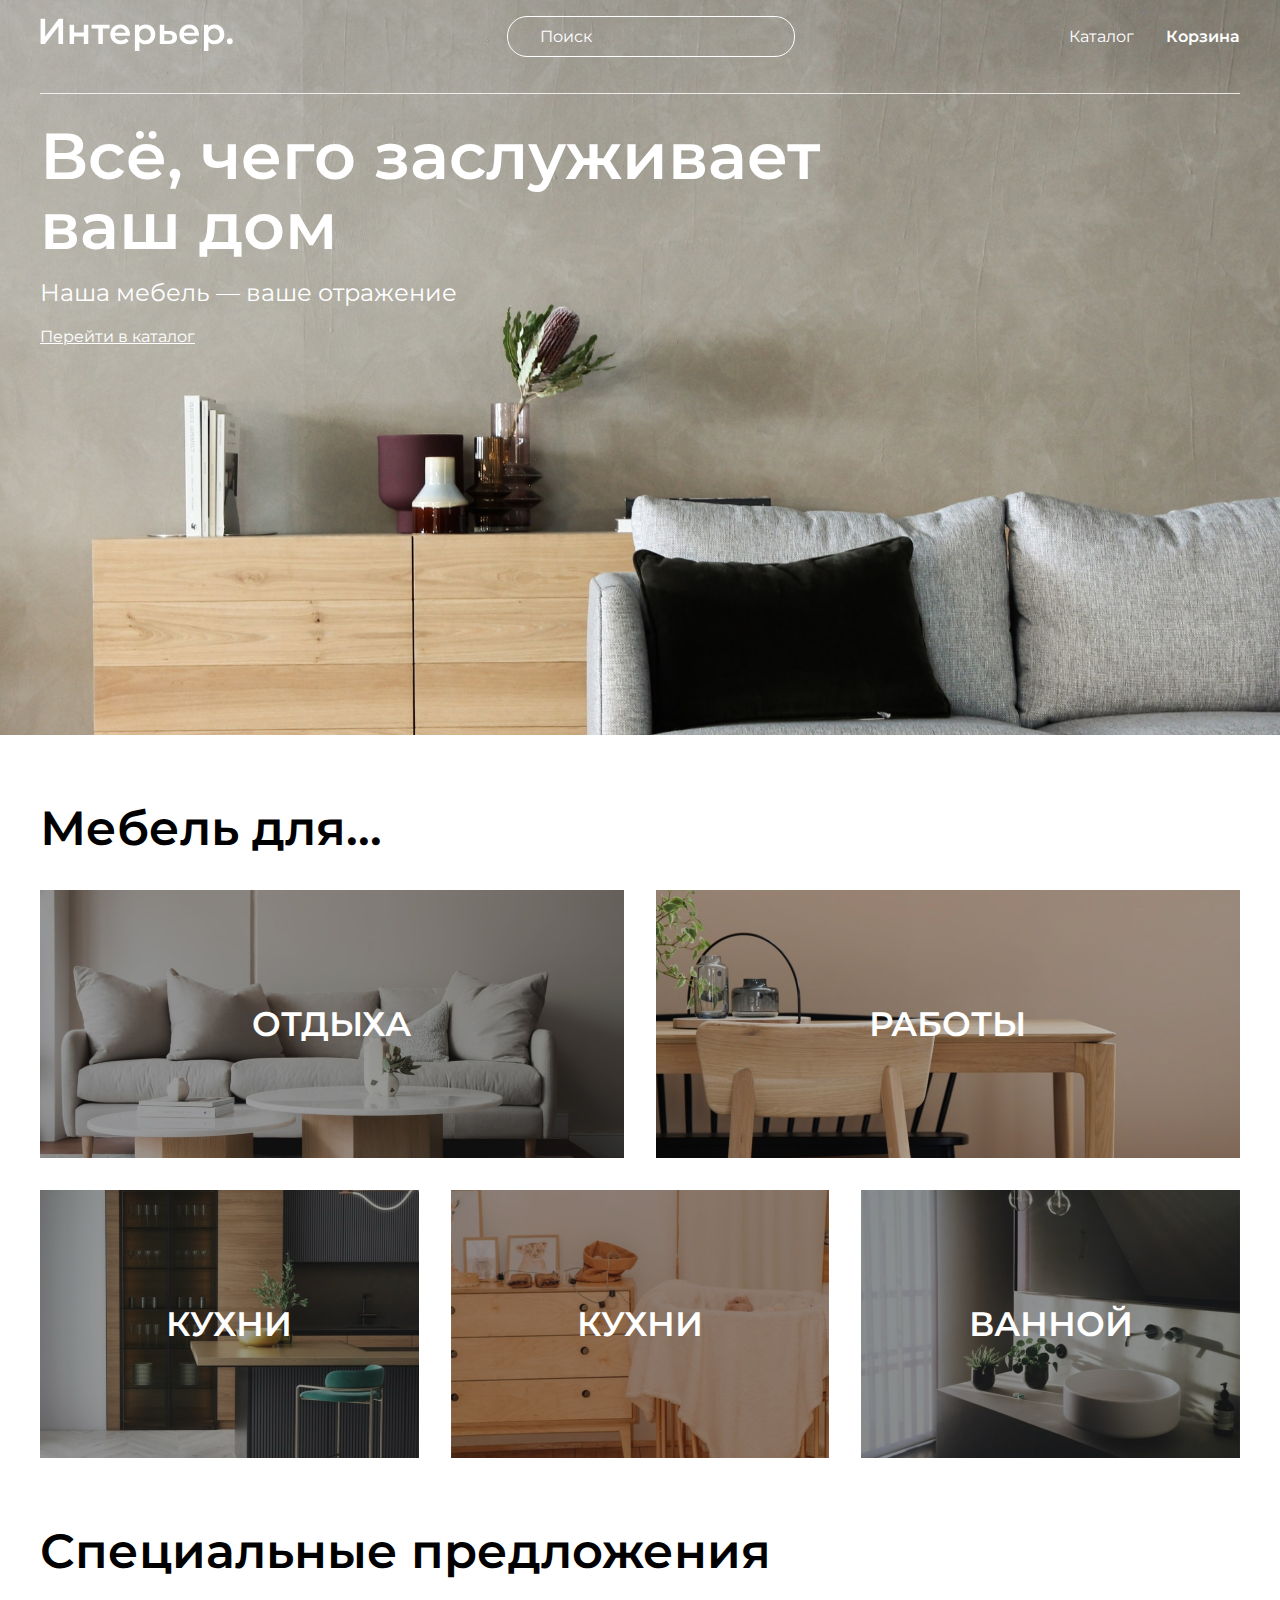
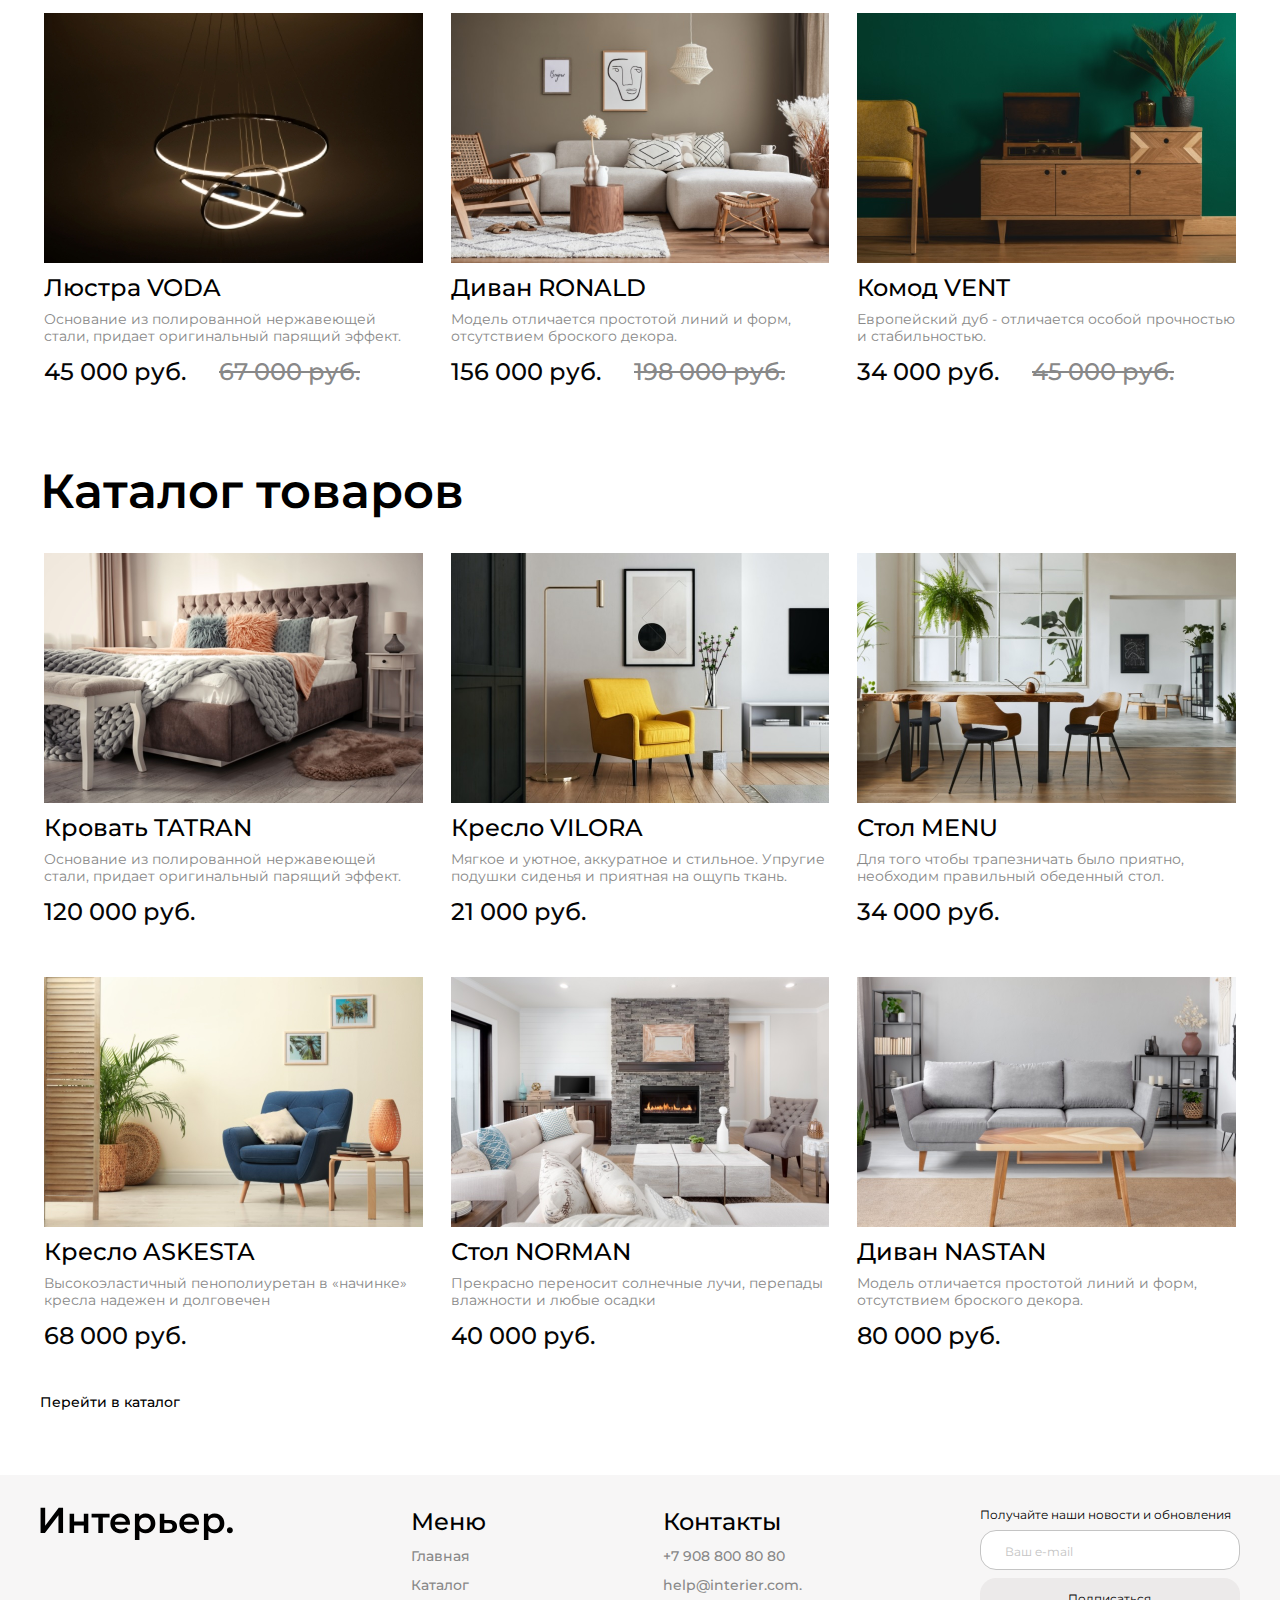
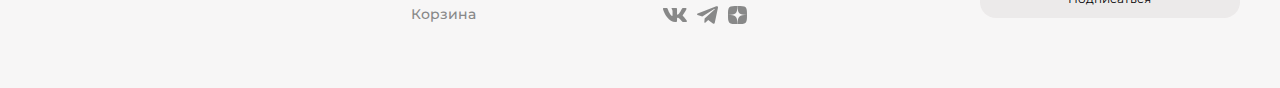
<file: index.html>
<!DOCTYPE html>
<html lang="ru">

<head>
    <link rel="stylesheet" href="style.css">
    <meta charset="UTF-8">
    <meta name="viewport" content="width=device-width, initial-scale=1.0">
    <title>shop</title>
    <link rel="preconnect" href="https://fonts.googleapis.com">
    <link rel="preconnect" href="https://fonts.gstatic.com" crossorigin>
    <link href="https://fonts.googleapis.com/css2?family=Montserrat:wght@400;500;600&display=swap" rel="stylesheet">
</head>

<body class="body">
    <div class="top center">
                
        <header class="header">
            
            <a class="logo" href="index.html"> <img class="logo__img" src="IMG/SVG/logo.svg" alt="logo"></a>
            <input placeholder="Поиск" class="header__input" type="text">
            <div class="menu-mobile">
                <a href="index.html"><svg width="15.366211" height="15.360107" viewBox="0 0 15.3662 15.3601" fill="none"
                        xmlns="http://www.w3.org/2000/svg" xmlns:xlink="http://www.w3.org/1999/xlink">
                        <desc>
                            Created with Pixso.
                        </desc>
                        <defs />
                        <path id="Vector"
                            d="M11.53 10.41C12.52 9.14 12.99 7.54 12.84 5.93C12.68 4.33 11.93 2.84 10.72 1.78C9.51 0.71 7.94 0.15 6.33 0.2C4.72 0.25 3.19 0.91 2.05 2.05C0.91 3.19 0.25 4.72 0.2 6.33C0.15 7.94 0.71 9.51 1.78 10.72C2.85 11.93 4.33 12.68 5.94 12.83C7.54 12.99 9.14 12.52 10.42 11.53L10.45 11.56L13.81 14.92C13.88 15 13.97 15.05 14.07 15.09C14.16 15.13 14.27 15.16 14.37 15.16C14.47 15.16 14.58 15.13 14.67 15.09C14.77 15.05 14.86 15 14.93 14.92C15 14.85 15.06 14.76 15.1 14.67C15.14 14.57 15.16 14.47 15.16 14.36C15.16 14.26 15.14 14.16 15.1 14.06C15.06 13.96 15 13.88 14.93 13.8L11.57 10.44C11.56 10.43 11.55 10.42 11.53 10.41ZM9.89 3.17C10.34 3.61 10.69 4.13 10.94 4.71C11.18 5.29 11.31 5.91 11.31 6.53C11.31 7.16 11.19 7.78 10.95 8.36C10.71 8.94 10.36 9.47 9.92 9.91C9.47 10.36 8.95 10.71 8.37 10.95C7.79 11.18 7.17 11.31 6.54 11.3C5.91 11.3 5.29 11.17 4.72 10.93C4.14 10.69 3.61 10.33 3.17 9.88C2.29 8.99 1.8 7.79 1.81 6.53C1.81 5.28 2.31 4.08 3.2 3.19C4.09 2.31 5.29 1.81 6.54 1.8C7.79 1.8 9 2.29 9.89 3.17Z"
                            fill="#FFFFFF" fill-opacity="1.000000" fill-rule="evenodd" />
                        <path id="Vector"
                            d="M13.04 7.14Q13.09 6.54 13.03 5.92Q12.98 5.3 12.81 4.71Q12.63 4.12 12.35 3.56Q12.07 3.01 11.69 2.53Q11.32 2.04 10.85 1.63Q10.38 1.22 9.86 0.91Q9.33 0.59 8.75 0.38Q8.16 0.17 7.55 0.07Q6.95 -0.02 6.33 0Q5.7 0.02 5.11 0.15Q4.51 0.28 3.94 0.53Q3.37 0.78 2.86 1.12Q2.35 1.47 1.91 1.91Q1.47 2.35 1.13 2.85Q0.78 3.36 0.53 3.93Q0.29 4.5 0.15 5.1Q0.02 5.7 0 6.32Q-0.02 6.95 0.07 7.55Q0.17 8.16 0.38 8.74Q0.59 9.33 0.9 9.86Q1.22 10.38 1.63 10.85Q2.04 11.32 2.53 11.69Q3.01 12.07 3.57 12.35Q4.12 12.63 4.71 12.81Q5.3 12.98 5.92 13.03Q6.54 13.09 7.15 13.03Q7.76 12.98 8.36 12.8Q8.96 12.63 9.5 12.35Q9.97 12.11 10.4 11.79L13.67 15.06Q13.74 15.13 13.82 15.19Q13.9 15.24 13.99 15.28Q14.08 15.32 14.18 15.34Q14.27 15.36 14.37 15.36Q14.47 15.36 14.56 15.34Q14.66 15.32 14.75 15.28Q14.84 15.24 14.92 15.19Q15 15.13 15.07 15.06Q15.14 14.99 15.19 14.91Q15.25 14.83 15.29 14.74Q15.32 14.65 15.34 14.56Q15.36 14.46 15.36 14.36Q15.36 14.26 15.34 14.17Q15.32 14.07 15.29 13.98Q15.25 13.89 15.19 13.81Q15.14 13.73 15.07 13.66L11.8 10.39Q12.11 9.96 12.35 9.5Q12.63 8.95 12.8 8.35Q12.98 7.75 13.04 7.14ZM11.53 10.41C12.52 9.14 12.99 7.54 12.84 5.93C12.68 4.33 11.93 2.84 10.72 1.78C9.51 0.71 7.94 0.15 6.33 0.2C4.72 0.25 3.19 0.91 2.05 2.05C0.91 3.19 0.25 4.72 0.2 6.33C0.15 7.94 0.71 9.51 1.78 10.72C2.85 11.93 4.33 12.68 5.94 12.83C7.54 12.99 9.14 12.52 10.42 11.53L10.45 11.56L13.81 14.92C13.88 15 13.97 15.05 14.07 15.09C14.16 15.13 14.27 15.16 14.37 15.16C14.47 15.16 14.58 15.13 14.67 15.09C14.77 15.05 14.86 15 14.93 14.92C15 14.85 15.06 14.76 15.1 14.67C15.14 14.57 15.16 14.47 15.16 14.36C15.16 14.26 15.14 14.16 15.1 14.06C15.06 13.96 15 13.88 14.93 13.8L11.57 10.44C11.56 10.43 11.55 10.42 11.53 10.41ZM9.89 3.17C10.34 3.61 10.69 4.13 10.94 4.71C11.18 5.29 11.31 5.91 11.31 6.53C11.31 7.16 11.19 7.78 10.95 8.36C10.71 8.94 10.36 9.47 9.92 9.91C9.47 10.36 8.95 10.71 8.37 10.95C7.79 11.18 7.17 11.31 6.54 11.3C5.91 11.3 5.29 11.17 4.72 10.93C4.14 10.69 3.61 10.33 3.17 9.88C2.29 8.99 1.8 7.79 1.81 6.53C1.81 5.28 2.31 4.08 3.2 3.19C4.09 2.31 5.29 1.81 6.54 1.8C7.79 1.8 9 2.29 9.89 3.17ZM10.33 4Q10.58 4.37 10.75 4.79Q10.93 5.21 11.02 5.64Q11.11 6.08 11.11 6.54Q11.11 6.99 11.03 7.43Q10.94 7.87 10.77 8.29Q10.59 8.71 10.35 9.08Q10.1 9.45 9.78 9.77Q9.46 10.09 9.08 10.34Q8.71 10.59 8.29 10.76Q7.87 10.93 7.43 11.02Q7 11.11 6.54 11.1Q6.09 11.1 5.65 11.01Q5.21 10.92 4.79 10.75Q4.37 10.57 4 10.32Q3.64 10.07 3.32 9.74Q3 9.42 2.76 9.05Q2.52 8.69 2.35 8.27Q2.18 7.85 2.09 7.42Q2.01 6.99 2.01 6.54Q2.01 6.08 2.1 5.65Q2.19 5.22 2.36 4.8Q2.53 4.39 2.78 4.02Q3.02 3.65 3.34 3.34Q3.66 3.02 4.03 2.77Q4.39 2.53 4.81 2.35Q5.23 2.18 5.66 2.09Q6.09 2.01 6.54 2Q6.99 2 7.42 2.09Q7.86 2.17 8.28 2.34Q8.69 2.51 9.06 2.75Q9.43 2.99 9.75 3.31Q10.07 3.63 10.33 4Z"
                            fill="#FFFFFF" fill-opacity="1.000000" fill-rule="evenodd" />
                    </svg>
                </a>
                <a href="catalog.html"><svg width="19.199463" height="19.199951" viewBox="0 0 19.1995 19.2" fill="none"
                        xmlns="http://www.w3.org/2000/svg" xmlns:xlink="http://www.w3.org/1999/xlink">
                        <desc>
                            Created with Pixso.
                        </desc>
                        <defs />
                        <rect id="Rectangle 46" width="4.571429" height="4.571429" fill="#FFFFFF"
                            fill-opacity="1.000000" />
                        <rect id="Rectangle 41" y="7.314209" width="4.571429" height="4.571429" fill="#FFFFFF"
                            fill-opacity="1.000000" />
                        <rect id="Rectangle 47" y="14.628540" width="4.571429" height="4.571428" fill="#FFFFFF"
                            fill-opacity="1.000000" />
                        <rect id="Rectangle 48" x="7.313477" y="7.314209" width="4.571429" height="4.571429"
                            fill="#FFFFFF" fill-opacity="1.000000" />
                        <rect id="Rectangle 45" x="7.313477" y="14.628540" width="4.571429" height="4.571428"
                            fill="#FFFFFF" fill-opacity="1.000000" />
                        <rect id="Rectangle 49" x="7.313477" width="4.571429" height="4.571429" fill="#FFFFFF"
                            fill-opacity="1.000000" />
                        <rect id="Rectangle 42" x="14.627930" y="7.314209" width="4.571428" height="4.571429"
                            fill="#FFFFFF" fill-opacity="1.000000" />
                        <rect id="Rectangle 44" x="14.627930" y="14.628540" width="4.571428" height="4.571428"
                            fill="#FFFFFF" fill-opacity="1.000000" />
                        <rect id="Rectangle 43" x="14.627930" width="4.571428" height="4.571429" fill="#FFFFFF"
                            fill-opacity="1.000000" />
                    </svg>
                </a>
                <a href="basket.html"><svg width="25.000000" height="25.000000" viewBox="0 0 25 25" fill="none"
                        xmlns="http://www.w3.org/2000/svg" xmlns:xlink="http://www.w3.org/1999/xlink">
                        <desc>
                            Created with Pixso.
                        </desc>
                        <defs>
                            <clipPath id="clip310_618">
                                <rect id="jam:shopping-cart" rx="0.000000" width="24.000000" height="24.000000"
                                    transform="matrix(-1 0 0 1 25.5 0.5)" fill="white" fill-opacity="0" />
                            </clipPath>
                        </defs>
                        <rect id="jam:shopping-cart" rx="0.000000" width="24.000000" height="24.000000"
                            transform="matrix(-1 0 0 1 25.5 0.5)" fill="#FFFFFF" fill-opacity="0" />
                        <g clip-path="url(#clip310_618)">
                            <path id="Vector"
                                d="M14.58 20.83C15.13 20.83 15.66 20.61 16.05 20.22C16.44 19.83 16.66 19.3 16.66 18.75C16.66 18.19 16.44 17.66 16.05 17.27C15.66 16.88 15.13 16.66 14.58 16.66C14.03 16.66 13.5 16.88 13.11 17.27C12.71 17.66 12.5 18.19 12.5 18.75C12.5 19.3 12.71 19.83 13.11 20.22C13.5 20.61 14.03 20.83 14.58 20.83ZM7.29 20.83C7.84 20.83 8.37 20.61 8.76 20.22C9.15 19.83 9.37 19.3 9.37 18.75C9.37 18.19 9.15 17.66 8.76 17.27C8.37 16.88 7.84 16.66 7.29 16.66C6.73 16.66 6.2 16.88 5.81 17.27C5.42 17.66 5.2 18.19 5.2 18.75C5.2 19.3 5.42 19.83 5.81 20.22C6.2 20.61 6.73 20.83 7.29 20.83ZM20.87 6.16C21.13 6.16 21.37 6.05 21.56 5.86C21.74 5.67 21.84 5.42 21.84 5.16C21.84 4.9 21.74 4.65 21.56 4.47C21.37 4.28 21.13 4.17 20.87 4.16L19.67 4.16C18.73 4.16 17.92 4.81 17.71 5.73L16.41 11.61C16.2 12.52 15.39 13.18 14.45 13.18L6.63 13.18L5.12 7.17L14.86 7.17C15.12 7.15 15.36 7.04 15.54 6.86C15.72 6.67 15.82 6.42 15.82 6.16C15.82 5.91 15.72 5.66 15.54 5.47C15.36 5.29 15.12 5.18 14.86 5.16L5.12 5.16C4.82 5.16 4.52 5.23 4.25 5.37C3.97 5.5 3.73 5.69 3.54 5.93C3.36 6.17 3.23 6.45 3.16 6.75C3.1 7.05 3.11 7.36 3.18 7.65L4.68 13.66C4.79 14.1 5.04 14.48 5.39 14.76C5.75 15.03 6.18 15.18 6.63 15.18L14.45 15.18C15.36 15.18 16.25 14.87 16.96 14.3C17.67 13.73 18.17 12.93 18.36 12.04L19.67 6.16L20.87 6.16Z"
                                fill="#FFFFFF" fill-opacity="1.000000" fill-rule="nonzero" />
                        </g>
                    </svg>
                </a>
            </div>
            <nav class="header__menu">
                <a class="header-link hover__link" href="catalog.html">Каталог</a>
        
                <details close class="basket__modal__dt">
                    <summary><p class="basket__modal__title hover__link">Корзина</p></summary>
                    <div class="basket__modal__wrapper">
                      <div class="basket__modal__content">
                    <div class="basket-card_top">
                        <div class="basket-card_flex">
                            <img class="basket-card-img basket__modal__img" src="IMG/basket/CARDSsmall/basket-card2.jpeg" alt="card1">
                            <article class="basket__card__content">
                                <div class="basketcard__text">
                                    <h2 class="basket-item__title">Стол MENU</h2>
                                    <p class="basket-item__price">34 000 руб.</p>
                                </div>
                                <div class="basket-item-link basket__modal-link">
                                    <a class="basket-item-link_style" href="#">Избранные</a>
                                    <a class="basket-item-link_style" href="#">Удалить</a>
                                </div>
                            </article>
                        </div>
                        <input class="basket-input_qantity-product" type="number" value="1" min="1">
                    </div>
                    <div class="basket-card_bottom">
                        <div class="basket-card_flex">
                            <img class="basket-card-img basket__modal__img" src="IMG/basket/CARDSsmall/basket-card2.jpeg" alt="card1">
                            <article class="basket__card__content">
                                <div class="basketcard__text">
                                    <h2 class="basket-item__title">Диван NASTAN</h2>
                                    <p class="basket-item__price">80 000 руб.</p>
                                </div>
                                <div class="basket-item-link basket__modal-link ">
                                    <a class="basket-item-link_style" href="#">Избранные</a>
                                    <a class="basket-item-link_style" href="#">Удалить</a>
                                </div>
                            </article>
                        </div>
                        <input class="basket-input_qantity-product" type="number" value="1" min="1">
                    
                    </div>
                    <div class="basket-form-group__btn_bottom basket__modal__btn-group center">
                      <p class="basket__modal-price">Итого: 114 000 руб.</p>
                        <form  action="basket.html">
                            <button class="basket-form-group__btn_left btn__animation basket__modal__btn"> Оформить заказ</button>
                        </form>
                    </div>
                    </div>
                    </div>
                  </details>
            </nav>
            <section class="top__content center">
                <h1 class="top__content__title">Всё, чего заслуживает ваш дом</h1>
                <p class="top__content__text">Наша мебель — ваше отражение</p>
                <a class="top__content__link" href="catalog.html">Перейти в каталог</a>
            </section>
        </div>
        </header>
    <section class="for__box center">
        <h2 class="for__title">Мебель для... </h2>
        <div class="for">
            <div class="for__item for__item1 for__item_big">
                <h3 class="for__subtitle">ОТДЫХА</h3>
            </div>
            <div class="for__item for__item2 for__item_big">
                <h3 class="for__subtitle">РАБОТЫ</h3>
            </div>
            <div class="for__item for__item3">
                <h3 class="for__subtitle">КУХНИ</h3>
            </div>
            <div class="for__item for__item4">
                <h3 class="for__subtitle">КУХНИ</h3>
            </div>
            <div class="for__item for__item5">
                <h3 class="for__subtitle">ВАННОЙ</h3>
            </div>
        </div>
    </section>
    <section class="product__special center">
        <h2 class="special__title">Специальные предложения</h2>
        <div class="product ">
            <article class="product-card">
                <img class="product-card__img" src="IMG/IMG-Special/special1.jpeg" alt="Люстра VODA">
                <h3 class="product-card__title">Люстра VODA</h3>
                <p class="product-card__description">Основание из полированной нержавеющей стали, придает оригинальный
                    парящий эффект.</p>
                <div class="product-card__price_position">
                    <p class="product-card__price">45 000 руб.</p>
                    <p class=" product-card__discount">67 000 руб.</p>
                </div>
            </article>
            <article class="product-card product-card__size">
                <img class="product-card__img" src="IMG/IMG-Special/special2.jpg" alt="Диван RONALD">
                <h3 class="product-card__title">Диван RONALD</h3>
                <p class="product-card__description">Модель отличается простотой линий и форм, отсутствием броского
                    декора.
                </p>
                <div class="product-card__price_position">
                    <p class="product-card__price">156 000 руб.</p>
                    <p class="product-card__discount">198 000 руб.</p>
                </div>
            </article>
            <article class="product-card">
                <img class="product-card__img" src="IMG/IMG-Special/special3.jpg" alt="Комод VENT">
                <h3 class="product-card__title">Комод VENT</h3>
                <p class="product-card__description">Европейский дуб - отличается особой прочностью и стабильностью.</p>
                <div class="product-card__price_position">
                    <p class="product-card__price">34 000 руб.</p>
                    <p class="product-card__discount">45 000 руб.</p>
                </div>
            </article>
        </div>
    </section>
    <section class="catalog center">
        <h2 class="catalog__title">Каталог товаров</h2>
        <div class="product ">
            <article class="product-card">
                <img class="product-card__img" src="IMG/IMG-Product/product1.jpg" alt="Кровать TATRAN">
                <h3 class="product-card__title">Кровать TATRAN</h3>
                <p class="product-card__description">Основание из полированной нержавеющей стали, придает оригинальный
                    парящий эффект.</p>
                <p class="product-card__price">120 000 руб.</p>
            </article>
            <article class="product-card product-card__size">
                <img class="product-card__img" src="IMG/IMG-Product/product2.jpg" alt="Кресло VILORA">
                <h3 class="product-card__title">Кресло VILORA</h3>
                <p class="product-card__description">Мягкое и уютное, аккуратное и стильное. Упругие подушки сиденья и
                    приятная на ощупь ткань. </p>
                <p class="product-card__price">21 000 руб.</p>
            </article>
            <article class="product-card">
                <img class="product-card__img" src="IMG/IMG-Product/product3.jpg" alt="Стол MENU">
                <h3 class="product-card__title">Стол MENU</h3>
                <p class="product-card__description">Для того чтобы трапезничать было приятно, необходим правильный
                    обеденный стол. </p>
                <p class="product-card__price">34 000 руб.</p>
            </article>
            <article class="product-card">
                <img class="product-card__img" src="IMG/IMG-Product/product4.jpg" alt="Кресло ASKESTA">
                <h3 class="product-card__title">Кресло ASKESTA</h3>
                <p class="product-card__description">Высокоэластичный пенополиуретан в «начинке» кресла надежен и
                    долговечен
                </p>
                <p class="product-card__price">68 000 руб.</p>
            </article>
            <article class="product-card product-card__size">
                <img class="product-card__img" src="IMG/IMG-Product/product5.jpg" alt="Стол NORMAN">
                <h3 class="product-card__title">Стол NORMAN</h3>
                <p class="product-card__description">Прекрасно переносит солнечные лучи, перепады влажности и любые
                    осадки
                </p>
                <p class="product-card__price">40 000 руб.</p>
            </article>
            <article class="product-card">
                <img class="product-card__img" src="IMG/IMG-Product/product6.jpg" alt="Диван NASTAN">
                <h3 class="product-card__title">Диван NASTAN</h3>
                <p class="product-card__description">Модель отличается простотой линий и форм, отсутствием броского
                    декора.
                </p>
                <p class="product-card__price">80 000 руб.</p>
            </article>
        </div>
    </section>
    <div class="center link bottom__link hover__link ">
        <a class="link__color" href="catalog.html">Перейти в каталог</a>
    </div>
    <footer class="footer center">
        <img class="footer__logo" src="IMG/SVG/footer__logo.svg" alt="logo">
        <div class="footer__navbar">
            <h4 class="footer__title">Меню</h4>
            <nav>
                <ul class="footer__menu">
                    <li><a class="footer__link hover__link" href="index.html">Главная</a></li>
                    <li><a class="footer__link hover__link" href="catalog.html">Каталог</a></li>
                    <li><a class="footer__link hover__link" href="basket.html">Корзина</a></li>
                </ul>
            </nav>
        </div>
        <section class="footer__contact-bar">
            <h4 class="footer__title">Контакты</h4>
            <a class="footer__link hover__link" href="+79088008080">+7 908 800 80 80</a>
            <a class="footer__link hover__link" href="help@interier.com">help@interier.com.</a>

            <div class="footer__ikons">
                <img class="footer__ikons-animation-vk" src="IMG/SVG/vk.svg" alt="Vk">
                <img class="footer__ikons-animation-telegram" src="IMG/SVG/telegram.svg" alt="telegram">
                <img class="footer__ikons-animation-dzen" src="IMG/SVG/dzen.svg" alt="dzen">
            </div>
        </section>

        <form class="footer__form_position" action="https://sky.pro" target="top">
            <aside class="footer__action">Получайте наши новости и обновления</aside>
            <input class="footer__form" placeholder="Ваш e-mail" type="email">
            <button class="footer__form-btn btn__animation">Подписаться</button>
        </form>
    </footer>
</body>
</html>
</file>
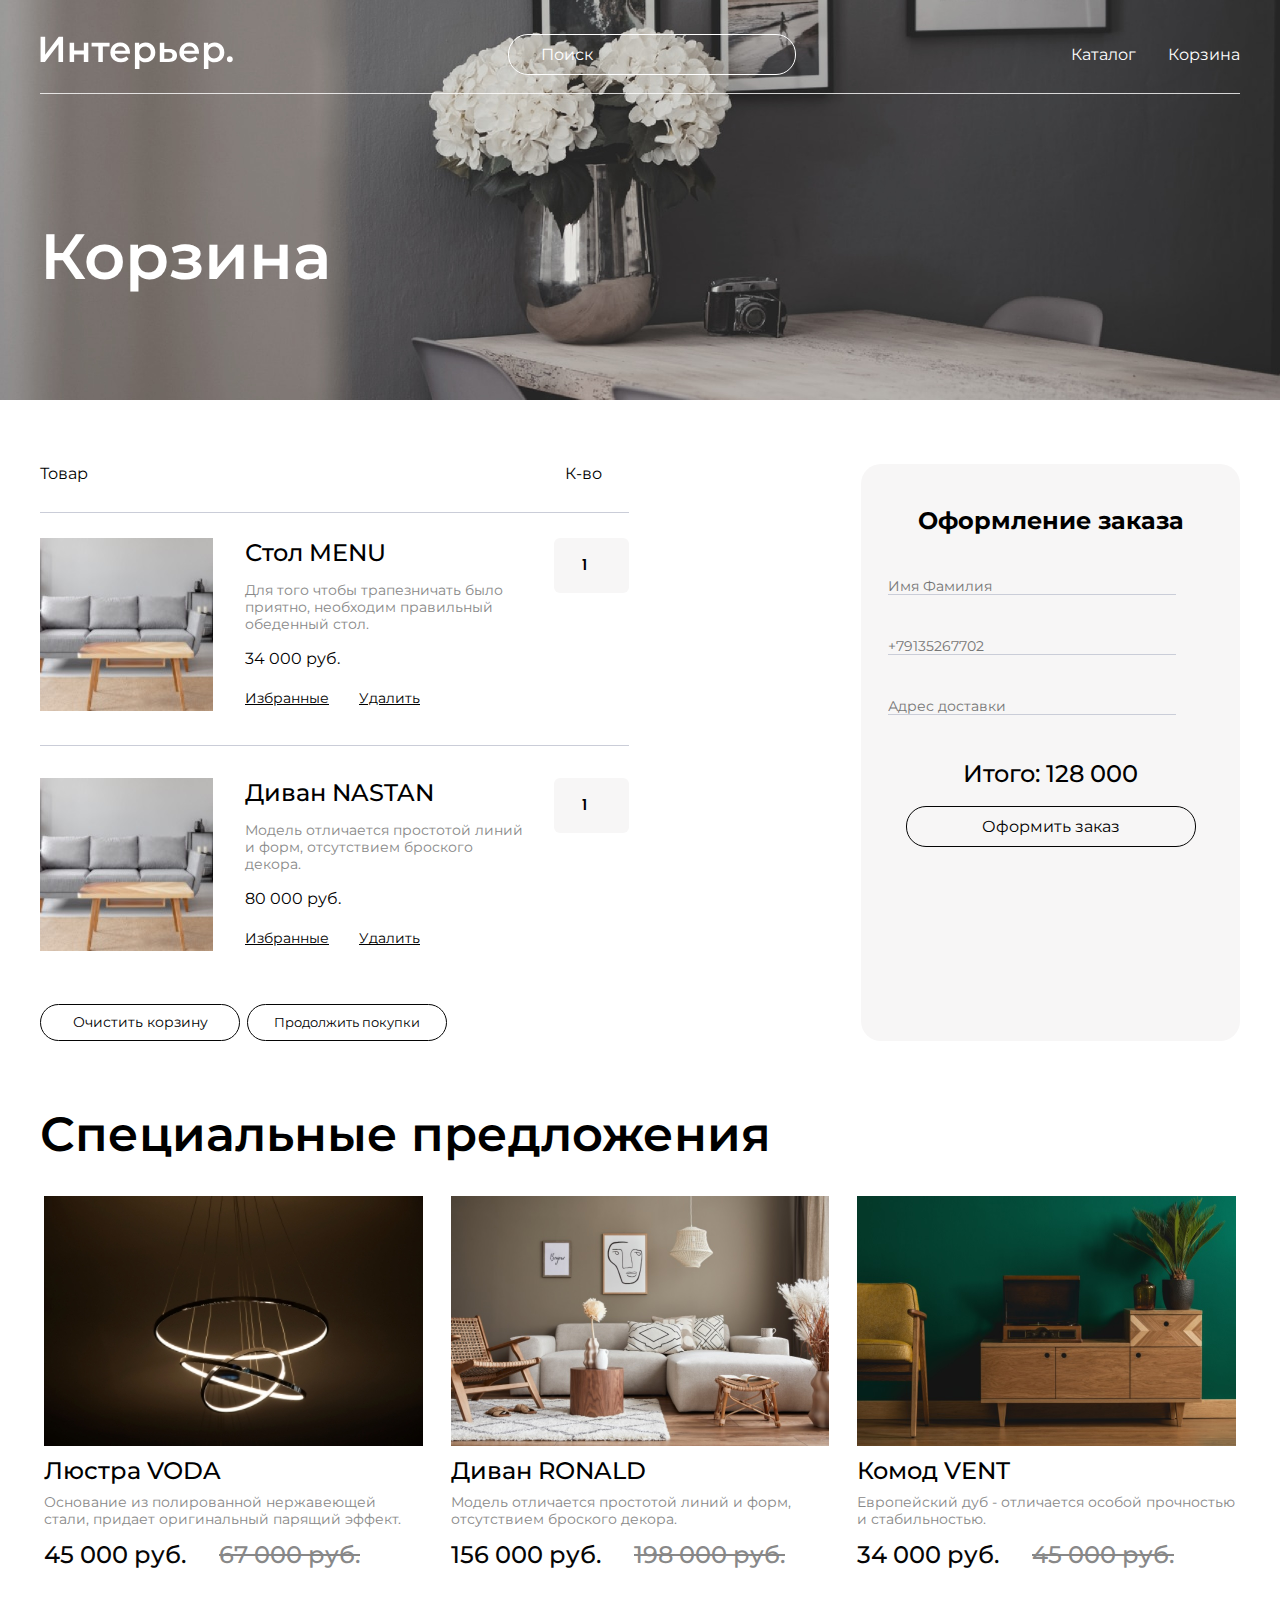
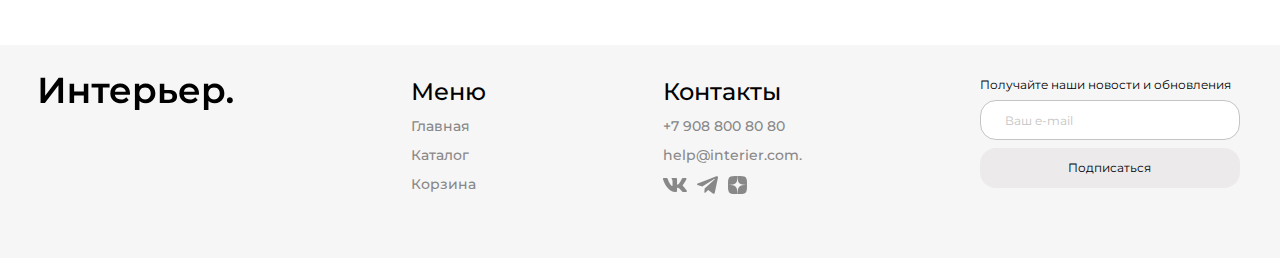
<file: basket.html>
<!DOCTYPE html>
<html lang="ru">

<head>
    <link rel="stylesheet" href="style.css">
    <meta charset="UTF-8">
    <meta name="viewport" content="width=device-width, initial-scale=1.0">
    <title>Корзина</title>
    <link rel="preconnect" href="https://fonts.googleapis.com">
    <link rel="preconnect" href="https://fonts.gstatic.com" crossorigin>
    <link href="https://fonts.googleapis.com/css2?family=Montserrat:wght@400;500;600&display=swap" rel="stylesheet">
    <link rel="preconnect" href="https://fonts.googleapis.com">
    <link rel="preconnect" href="https://fonts.gstatic.com" crossorigin>
    <link
        href="https://fonts.googleapis.com/css2?family=Montserrat:wght@100..900&family=Poppins:ital,wght@0,100;0,200;0,300;0,400;0,500;0,600;0,700;0,800;0,900;1,100;1,200;1,300;1,400;1,500;1,600;1,700;1,800;1,900&display=swap"
        rel="stylesheet">
</head>

<body class="body">
    <div class=" basket__top_bg center">
        <header class="header">
            <a class="logo" href="index.html"> <img class="logo__img" src="IMG/SVG/logo.svg" alt="logo"></a>
            <input placeholder="Поиск" class="header__input" type="text">

            <nav class="header__menu">
                <a class="header-link hover__link" href="catalog.html">Каталог</a>
                <a class="header-link hover__link" href="basket.html">Корзина</a>
            </nav>
            <div class="menu-mobile">
                <a href="index.html"><svg width="15.366211" height="15.360107" viewBox="0 0 15.3662 15.3601" fill="none"
                        xmlns="http://www.w3.org/2000/svg" xmlns:xlink="http://www.w3.org/1999/xlink">
                        <desc>
                            Created with Pixso.
                        </desc>
                        <defs />
                        <path id="Vector"
                            d="M11.53 10.41C12.52 9.14 12.99 7.54 12.84 5.93C12.68 4.33 11.93 2.84 10.72 1.78C9.51 0.71 7.94 0.15 6.33 0.2C4.72 0.25 3.19 0.91 2.05 2.05C0.91 3.19 0.25 4.72 0.2 6.33C0.15 7.94 0.71 9.51 1.78 10.72C2.85 11.93 4.33 12.68 5.94 12.83C7.54 12.99 9.14 12.52 10.42 11.53L10.45 11.56L13.81 14.92C13.88 15 13.97 15.05 14.07 15.09C14.16 15.13 14.27 15.16 14.37 15.16C14.47 15.16 14.58 15.13 14.67 15.09C14.77 15.05 14.86 15 14.93 14.92C15 14.85 15.06 14.76 15.1 14.67C15.14 14.57 15.16 14.47 15.16 14.36C15.16 14.26 15.14 14.16 15.1 14.06C15.06 13.96 15 13.88 14.93 13.8L11.57 10.44C11.56 10.43 11.55 10.42 11.53 10.41ZM9.89 3.17C10.34 3.61 10.69 4.13 10.94 4.71C11.18 5.29 11.31 5.91 11.31 6.53C11.31 7.16 11.19 7.78 10.95 8.36C10.71 8.94 10.36 9.47 9.92 9.91C9.47 10.36 8.95 10.71 8.37 10.95C7.79 11.18 7.17 11.31 6.54 11.3C5.91 11.3 5.29 11.17 4.72 10.93C4.14 10.69 3.61 10.33 3.17 9.88C2.29 8.99 1.8 7.79 1.81 6.53C1.81 5.28 2.31 4.08 3.2 3.19C4.09 2.31 5.29 1.81 6.54 1.8C7.79 1.8 9 2.29 9.89 3.17Z"
                            fill="#FFFFFF" fill-opacity="1.000000" fill-rule="evenodd" />
                        <path id="Vector"
                            d="M13.04 7.14Q13.09 6.54 13.03 5.92Q12.98 5.3 12.81 4.71Q12.63 4.12 12.35 3.56Q12.07 3.01 11.69 2.53Q11.32 2.04 10.85 1.63Q10.38 1.22 9.86 0.91Q9.33 0.59 8.75 0.38Q8.16 0.17 7.55 0.07Q6.95 -0.02 6.33 0Q5.7 0.02 5.11 0.15Q4.51 0.28 3.94 0.53Q3.37 0.78 2.86 1.12Q2.35 1.47 1.91 1.91Q1.47 2.35 1.13 2.85Q0.78 3.36 0.53 3.93Q0.29 4.5 0.15 5.1Q0.02 5.7 0 6.32Q-0.02 6.95 0.07 7.55Q0.17 8.16 0.38 8.74Q0.59 9.33 0.9 9.86Q1.22 10.38 1.63 10.85Q2.04 11.32 2.53 11.69Q3.01 12.07 3.57 12.35Q4.12 12.63 4.71 12.81Q5.3 12.98 5.92 13.03Q6.54 13.09 7.15 13.03Q7.76 12.98 8.36 12.8Q8.96 12.63 9.5 12.35Q9.97 12.11 10.4 11.79L13.67 15.06Q13.74 15.13 13.82 15.19Q13.9 15.24 13.99 15.28Q14.08 15.32 14.18 15.34Q14.27 15.36 14.37 15.36Q14.47 15.36 14.56 15.34Q14.66 15.32 14.75 15.28Q14.84 15.24 14.92 15.19Q15 15.13 15.07 15.06Q15.14 14.99 15.19 14.91Q15.25 14.83 15.29 14.74Q15.32 14.65 15.34 14.56Q15.36 14.46 15.36 14.36Q15.36 14.26 15.34 14.17Q15.32 14.07 15.29 13.98Q15.25 13.89 15.19 13.81Q15.14 13.73 15.07 13.66L11.8 10.39Q12.11 9.96 12.35 9.5Q12.63 8.95 12.8 8.35Q12.98 7.75 13.04 7.14ZM11.53 10.41C12.52 9.14 12.99 7.54 12.84 5.93C12.68 4.33 11.93 2.84 10.72 1.78C9.51 0.71 7.94 0.15 6.33 0.2C4.72 0.25 3.19 0.91 2.05 2.05C0.91 3.19 0.25 4.72 0.2 6.33C0.15 7.94 0.71 9.51 1.78 10.72C2.85 11.93 4.33 12.68 5.94 12.83C7.54 12.99 9.14 12.52 10.42 11.53L10.45 11.56L13.81 14.92C13.88 15 13.97 15.05 14.07 15.09C14.16 15.13 14.27 15.16 14.37 15.16C14.47 15.16 14.58 15.13 14.67 15.09C14.77 15.05 14.86 15 14.93 14.92C15 14.85 15.06 14.76 15.1 14.67C15.14 14.57 15.16 14.47 15.16 14.36C15.16 14.26 15.14 14.16 15.1 14.06C15.06 13.96 15 13.88 14.93 13.8L11.57 10.44C11.56 10.43 11.55 10.42 11.53 10.41ZM9.89 3.17C10.34 3.61 10.69 4.13 10.94 4.71C11.18 5.29 11.31 5.91 11.31 6.53C11.31 7.16 11.19 7.78 10.95 8.36C10.71 8.94 10.36 9.47 9.92 9.91C9.47 10.36 8.95 10.71 8.37 10.95C7.79 11.18 7.17 11.31 6.54 11.3C5.91 11.3 5.29 11.17 4.72 10.93C4.14 10.69 3.61 10.33 3.17 9.88C2.29 8.99 1.8 7.79 1.81 6.53C1.81 5.28 2.31 4.08 3.2 3.19C4.09 2.31 5.29 1.81 6.54 1.8C7.79 1.8 9 2.29 9.89 3.17ZM10.33 4Q10.58 4.37 10.75 4.79Q10.93 5.21 11.02 5.64Q11.11 6.08 11.11 6.54Q11.11 6.99 11.03 7.43Q10.94 7.87 10.77 8.29Q10.59 8.71 10.35 9.08Q10.1 9.45 9.78 9.77Q9.46 10.09 9.08 10.34Q8.71 10.59 8.29 10.76Q7.87 10.93 7.43 11.02Q7 11.11 6.54 11.1Q6.09 11.1 5.65 11.01Q5.21 10.92 4.79 10.75Q4.37 10.57 4 10.32Q3.64 10.07 3.32 9.74Q3 9.42 2.76 9.05Q2.52 8.69 2.35 8.27Q2.18 7.85 2.09 7.42Q2.01 6.99 2.01 6.54Q2.01 6.08 2.1 5.65Q2.19 5.22 2.36 4.8Q2.53 4.39 2.78 4.02Q3.02 3.65 3.34 3.34Q3.66 3.02 4.03 2.77Q4.39 2.53 4.81 2.35Q5.23 2.18 5.66 2.09Q6.09 2.01 6.54 2Q6.99 2 7.42 2.09Q7.86 2.17 8.28 2.34Q8.69 2.51 9.06 2.75Q9.43 2.99 9.75 3.31Q10.07 3.63 10.33 4Z"
                            fill="#FFFFFF" fill-opacity="1.000000" fill-rule="evenodd" />
                    </svg>
                </a>
                <a href="catalog.html"><svg width="19.199463" height="19.199951" viewBox="0 0 19.1995 19.2" fill="none"
                        xmlns="http://www.w3.org/2000/svg" xmlns:xlink="http://www.w3.org/1999/xlink">
                        <desc>
                            Created with Pixso.
                        </desc>
                        <defs />
                        <rect id="Rectangle 46" width="4.571429" height="4.571429" fill="#FFFFFF"
                            fill-opacity="1.000000" />
                        <rect id="Rectangle 41" y="7.314209" width="4.571429" height="4.571429" fill="#FFFFFF"
                            fill-opacity="1.000000" />
                        <rect id="Rectangle 47" y="14.628540" width="4.571429" height="4.571428" fill="#FFFFFF"
                            fill-opacity="1.000000" />
                        <rect id="Rectangle 48" x="7.313477" y="7.314209" width="4.571429" height="4.571429"
                            fill="#FFFFFF" fill-opacity="1.000000" />
                        <rect id="Rectangle 45" x="7.313477" y="14.628540" width="4.571429" height="4.571428"
                            fill="#FFFFFF" fill-opacity="1.000000" />
                        <rect id="Rectangle 49" x="7.313477" width="4.571429" height="4.571429" fill="#FFFFFF"
                            fill-opacity="1.000000" />
                        <rect id="Rectangle 42" x="14.627930" y="7.314209" width="4.571428" height="4.571429"
                            fill="#FFFFFF" fill-opacity="1.000000" />
                        <rect id="Rectangle 44" x="14.627930" y="14.628540" width="4.571428" height="4.571428"
                            fill="#FFFFFF" fill-opacity="1.000000" />
                        <rect id="Rectangle 43" x="14.627930" width="4.571428" height="4.571429" fill="#FFFFFF"
                            fill-opacity="1.000000" />
                    </svg>
                </a>
                <a href="basket.html"><svg width="25.000000" height="25.000000" viewBox="0 0 25 25" fill="none"
                        xmlns="http://www.w3.org/2000/svg" xmlns:xlink="http://www.w3.org/1999/xlink">
                        <desc>
                            Created with Pixso.
                        </desc>
                        <defs>
                            <clipPath id="clip310_618">
                                <rect id="jam:shopping-cart" rx="0.000000" width="24.000000" height="24.000000"
                                    transform="matrix(-1 0 0 1 25.5 0.5)" fill="white" fill-opacity="0" />
                            </clipPath>
                        </defs>
                        <rect id="jam:shopping-cart" rx="0.000000" width="24.000000" height="24.000000"
                            transform="matrix(-1 0 0 1 25.5 0.5)" fill="#FFFFFF" fill-opacity="0" />
                        <g clip-path="url(#clip310_618)">
                            <path id="Vector"
                                d="M14.58 20.83C15.13 20.83 15.66 20.61 16.05 20.22C16.44 19.83 16.66 19.3 16.66 18.75C16.66 18.19 16.44 17.66 16.05 17.27C15.66 16.88 15.13 16.66 14.58 16.66C14.03 16.66 13.5 16.88 13.11 17.27C12.71 17.66 12.5 18.19 12.5 18.75C12.5 19.3 12.71 19.83 13.11 20.22C13.5 20.61 14.03 20.83 14.58 20.83ZM7.29 20.83C7.84 20.83 8.37 20.61 8.76 20.22C9.15 19.83 9.37 19.3 9.37 18.75C9.37 18.19 9.15 17.66 8.76 17.27C8.37 16.88 7.84 16.66 7.29 16.66C6.73 16.66 6.2 16.88 5.81 17.27C5.42 17.66 5.2 18.19 5.2 18.75C5.2 19.3 5.42 19.83 5.81 20.22C6.2 20.61 6.73 20.83 7.29 20.83ZM20.87 6.16C21.13 6.16 21.37 6.05 21.56 5.86C21.74 5.67 21.84 5.42 21.84 5.16C21.84 4.9 21.74 4.65 21.56 4.47C21.37 4.28 21.13 4.17 20.87 4.16L19.67 4.16C18.73 4.16 17.92 4.81 17.71 5.73L16.41 11.61C16.2 12.52 15.39 13.18 14.45 13.18L6.63 13.18L5.12 7.17L14.86 7.17C15.12 7.15 15.36 7.04 15.54 6.86C15.72 6.67 15.82 6.42 15.82 6.16C15.82 5.91 15.72 5.66 15.54 5.47C15.36 5.29 15.12 5.18 14.86 5.16L5.12 5.16C4.82 5.16 4.52 5.23 4.25 5.37C3.97 5.5 3.73 5.69 3.54 5.93C3.36 6.17 3.23 6.45 3.16 6.75C3.1 7.05 3.11 7.36 3.18 7.65L4.68 13.66C4.79 14.1 5.04 14.48 5.39 14.76C5.75 15.03 6.18 15.18 6.63 15.18L14.45 15.18C15.36 15.18 16.25 14.87 16.96 14.3C17.67 13.73 18.17 12.93 18.36 12.04L19.67 6.16L20.87 6.16Z"
                                fill="#FFFFFF" fill-opacity="1.000000" fill-rule="nonzero" />
                        </g>
                    </svg>
                </a>
            </div>
        </header>
        <h1 class="basket__main-title"> Корзина </h1>
    </div>

    <div class="basket center">
        <div class="basket-card__unification">
            <div class="basket__product-quantity">
                <p class="basket-product-quantity__name_left">Товар</p>
                <p class="basket-product-quantity__name_right">К-во</p>
            </div>
            <!--CARD 1-->
            <div class="basket-card_top">
                <div class="basket-card_flex">
                    <img class="basket-card-img" src="IMG/basket/CARDSsmall/basket-card2.jpeg" alt="card1">
                    <article class="basket__card__content">
                        <div class="basketcard__text">
                            <h2 class="basket-item__title">Стол MENU</h2>
                            <p class="basket-item__description">Для того чтобы трапезничать было <br> приятно,
                                необходим правильный <br> обеденный стол. </p>
                            <p class="basket-item__price">34 000 руб.</p>
                        </div>
                        <div class="basket-item-link ">
                            <a class="basket-item-link_style" href="#">Избранные</a>
                            <a class="basket-item-link_style" href="#">Удалить</a>
                        </div>
                    </article>
                </div>
                <input class="basket-input_qantity-product" type="number" value="1" min="1">
            </div>
            <!--CARD 1-->

            <div class="basket-card_bottom">
                <div class="basket-card_flex">
                    <img class="basket-card-img" src="IMG/basket/CARDSsmall/basket-card2.jpeg" alt="card1">
                    <article class="basket__card__content">
                        <div class="basketcard__text">
                            <h2 class="basket-item__title">Диван NASTAN</h2>
                            <p class="basket-item__description"> Модель отличается простотой линий <br> и форм,
                                отсутствием броского <br> декора. </p>
                            <p class="basket-item__price">80 000 руб.</p>
                        </div>
                        <div class="basket-item-link ">
                            <a class="basket-item-link_style" href="#">Избранные</a>
                            <a class="basket-item-link_style" href="#">Удалить</a>
                        </div>
                    </article>
                </div>
                <input class="basket-input_qantity-product" type="number" value="1" min="1">

            </div>
            <div class="basket-form-group__btn_bottom center">
                <form action="#">
                    <button class="basket-form-group__btn_left btn__animation"> Очистить корзину</button>
                </form>
                <form action="catalog.html" target="_blank">
                    <button class="basket-form-group__btn_right btn__animation"> Продолжить покупки</button>
                </form>
            </div>
        </div>



        <!--Input bottom-->



        <form class="basket-form basket-form__grid_position">
            <div class="basket-form__label">
                <label class="basket-form__label_style">Оформление заказа</label>
            </div>

            <div class="basket-form__input_position">
                <input type="text" class="basket-form__input" placeholder="Имя Фамилия">
                <input type="tel" class="basket-form__input" placeholder="+79135267702">
                <input type="text" class="basket-form__input" placeholder="Адрес доставки">
            </div>
            <div class="basket-form_bottom">
                <p class="basket-form__price">Итого: 128 000</p>
                <button class="basket-form__btn__order btn__animation"> Оформить заказ</button>
            </div>
        </form>
    </div>
    <section class="product__special center">
        <h2 class="special__title">Специальные предложения</h2>
        <div class="product ">
            <article class="product-card">
                <img class="product-card__img" src="IMG/IMG-Special/special1.jpeg" alt="Люстра VODA">
                <h3 class="product-card__title">Люстра VODA</h3>
                <p class="product-card__description">Основание из полированной нержавеющей стали, придает
                    оригинальный
                    парящий эффект.</p>
                <div class="product-card__price_position">
                    <p class="product-card__price">45 000 руб.</p>
                    <p class=" product-card__discount">67 000 руб.</p>
                </div>
            </article>
            <article class="product-card product-card__size">
                <img class="product-card__img" src="IMG/IMG-Special/special2.jpg" alt="Диван RONALD">
                <h3 class="product-card__title">Диван RONALD</h3>
                <p class="product-card__description">Модель отличается простотой линий и форм, отсутствием броского
                    декора.
                </p>
                <div class="product-card__price_position">
                    <p class="product-card__price">156 000 руб.</p>
                    <p class="product-card__discount">198 000 руб.</p>
                </div>
            </article>
            <article class="product-card">
                <img class="product-card__img" src="IMG/IMG-Special/special3.jpg" alt="Комод VENT">
                <h3 class="product-card__title">Комод VENT</h3>
                <p class="product-card__description">Европейский дуб - отличается особой прочностью и стабильностью.
                </p>
                <div class="product-card__price_position">
                    <p class="product-card__price">34 000 руб.</p>
                    <p class="product-card__discount">45 000 руб.</p>
                </div>
            </article>
        </div>
    </section>

    <footer class="footer center">
        <img class="footer__logo" src="IMG/SVG/footer__logo.svg" alt="logo">
        <div class="footer__navbar">
            <h4 class="footer__title">Меню</h4>

            <nav>
                <ul class="footer__menu">
                    <li><a class="footer__link hover__link" href="index.html">Главная</a></li>
                    <li><a class="footer__link hover__link" href="catalog.html">Каталог</a></li>
                    <li><a class="footer__link hover__link" href="basket.html">Корзина</a></li>
                </ul>
            </nav>
        </div>
        <section class="footer__contact-bar">
            <h4 class="footer__title">Контакты</h4>
            <a class="footer__link hover__link" href="+79088008080">+7 908 800 80 80</a>
            <a class="footer__link hover__link" href="help@interier.com">help@interier.com.</a>


            <div class="footer__ikons">
                <img class="footer__ikons-animation-vk" src="IMG/SVG/vk.svg" alt="Vk">
                <img class="footer__ikons-animation-telegram" src="IMG/SVG/telegram.svg" alt="telegram">
                <img class="footer__ikons-animation-dzen" src="IMG/SVG/dzen.svg" alt="dzen">
            </div>
        </section>

        <form class="footer__form_position" action="https://sky.pro" target="top">
            <aside class="footer__action">Получайте наши новости и обновления</aside>
            <input class="footer__form" placeholder="Ваш e-mail" type="email">
            <button class="footer__form-btn btn__animation">Подписаться</button>
        </form>
    </footer>



</body>
</file>
<file: style.css>
@charset "UTF-8";
.header {
  padding-top: 16px;
  height: 77px;
  display: flex;
  justify-content: space-between;
  align-items: center;
  flex-wrap: wrap;
  border-bottom: 0.5px solid rgba(255, 255, 255, 0.8);
}
.header__menu {
  display: flex;
  gap: 32px;
  flex-wrap: wrap;
}
.header__menu-mobile {
  display: none;
}
.header__input {
  width: 288px;
  height: 41px;
  border: 1px solid #ffffff;
  box-sizing: border-box;
  border-radius: 20px;
  background-color: transparent;
  outline: none;
  font-size: 16px;
  line-height: 20px;
  color: #ffffff;
  padding-left: 32px;
  padding-right: 32px;
}
.header__input::-moz-placeholder {
  color: #ffffff;
  font-family: Montserrat;
  font-size: 16px;
  font-weight: 400;
  line-height: 20px;
  letter-spacing: 0%;
  text-align: left;
}
.header__input::placeholder {
  color: #ffffff;
  font-family: Montserrat;
  font-size: 16px;
  font-weight: 400;
  line-height: 20px;
  letter-spacing: 0%;
  text-align: left;
}
.header-link {
  color: #ffffff;
  font-weight: 400;
  font-size: 16px;
  line-height: 20px;
  letter-spacing: 0%;
  text-align: left;
  gap: 32px;
}

.menu-mobile {
  display: none;
}

.basket {
  display: flex;
  justify-content: space-between;
  flex-wrap: wrap;
  gap: 29px;
  padding-top: 64px;
}
.basket__top_bg {
  height: 400px;
  background-image: url(IMG/basket/basketBG__TOP.jpeg);
  background-position: center;
  background-repeat: no-repeat;
  background-size: cover;
}
.basket__main-title {
  color: #ffffff;
  font-family: Montserrat;
  font-size: 64px;
  font-weight: 600;
  line-height: 70px;
  letter-spacing: 0%;
  text-align: left;
  padding-top: 127px;
}
.basket__product-quantity {
  padding-bottom: 14px;
  display: flex;
  flex-direction: row;
  justify-content: space-between;
}
.basketproduct-quantity__name_left {
  color: rgb(0, 0, 0);
  font-size: 16px;
  font-weight: 400;
  line-height: 20px;
  letter-spacing: 0px;
  text-align: left;
  padding-left: 3px;
}
.basket-product-quantity__name_right {
  color: rgb(0, 0, 0);
  font-size: 16px;
  font-weight: 400;
  line-height: 20px;
  letter-spacing: 0px;
  text-align: left;
  display: flex;
  flex-direction: row;
  padding-right: 27px;
  padding-bottom: 14px;
}
.basket-card_flex {
  display: flex;
  gap: 32px;
}
.basket-card_top {
  display: flex;
  justify-content: space-between;
  -moz-column-gap: 31px;
       column-gap: 31px;
  padding-bottom: 32px;
  border: none;
  border-bottom: 0.5px solid rgb(202, 205, 216);
  border-top: 0.5px solid rgb(202, 205, 216);
  padding-top: 25px;
}
.basket-card_bottom {
  display: flex;
  justify-content: space-between;
  -moz-column-gap: 31px;
       column-gap: 31px;
  padding-top: 32px;
}
.basket__card__content {
  display: flex;
  flex-direction: column;
}
.basket-card-img {
  width: 173px;
  height: 173px;
}
.basket-item__title {
  color: rgb(0, 0, 0);
  font-family: Montserrat;
  font-size: 24px;
  font-weight: 500;
  padding-bottom: 15px;
}
.basket-item__description {
  color: rgb(136, 136, 136);
  font-family: Montserrat;
  font-size: 14px;
  font-weight: 400;
  line-height: 17px;
  letter-spacing: 0%;
  text-align: left;
  padding-bottom: 16px;
}
.basket-item-price {
  color: rgb(5, 5, 5);
  font-family: Montserrat;
  font-size: 16px;
  font-weight: 500;
  line-height: 20px;
  letter-spacing: 0%;
}
.basket-item-link {
  display: flex;
  -moz-column-gap: 30px;
       column-gap: 30px;
  padding-top: 16px;
}
.basket-item-link_style {
  color: rgb(0, 0, 0);
  font-family: Montserrat;
  font-size: 14px;
  font-weight: 400;
  line-height: 210%;
  letter-spacing: 0px;
  text-align: center;
  text-decoration-line: underline;
}
.basket-input_qantity-product {
  width: 71px;
  height: 51px;
  border-radius: 6px;
  border-color: transparent;
  background: rgb(247, 246, 246);
  text-align: center;
  color: rgb(0, 0, 0);
  font-family: Poppins;
  font-size: 14px;
  font-weight: 600;
  line-height: 210%;
}
.basket-input {
  width: 71px;
  height: 51px;
  border-radius: 6px;
  background: rgb(247, 246, 246);
  position: absolute;
  text-align: center;
  color: rgb(0, 0, 0);
  font-family: Poppins;
  font-size: 14px;
  font-weight: 600;
  line-height: 210%;
  letter-spacing: 0px;
}
.basket-form__label {
  display: flex;
  justify-content: center;
}
.basket-form__label_style {
  color: rgb(0, 0, 0);
  font-size: 24px;
  font-weight: 700;
  line-height: 29px;
  letter-spacing: 0px;
  text-align: center;
  padding-top: 42px;
}
.basket-form {
  display: flex;
  flex-direction: column;
  border-radius: 20px;
  background: rgb(247, 246, 246);
  row-gap: 44px;
  width: 379px;
}
.basket-form__input {
  border: none;
  border-bottom: 1px solid rgb(202, 205, 216);
  background: rgb(247, 246, 246);
  padding-right: 64px;
}
.basket-form__input_position {
  padding-left: 27px;
  padding-right: 64px;
  display: flex;
  flex-direction: column;
  gap: 44px;
}
.basket-form__input::-moz-placeholder {
  font-family: Montserrat;
  font-size: 14px;
  font-weight: 400;
  line-height: 17px;
  letter-spacing: 0px;
}
.basket-form__input::placeholder {
  font-family: Montserrat;
  font-size: 14px;
  font-weight: 400;
  line-height: 17px;
  letter-spacing: 0px;
}
.basket-form_bottom {
  display: flex;
  flex-direction: column;
  justify-content: center;
  align-items: center;
  row-gap: 18px;
}
.basket-form__price {
  color: rgb(0, 0, 0);
  font-family: Montserrat;
  font-size: 24px;
  font-weight: 500;
  line-height: 29px;
  letter-spacing: 0px;
  text-align: center;
}
.basket-form__btn__order {
  color: rgb(0, 0, 0);
  font-size: 16px;
  font-weight: 400;
  font-family: inherit;
  line-height: 20px;
  letter-spacing: 0px;
  text-align: center;
  box-sizing: border-box;
  border: 1px solid rgb(4, 4, 4);
  border-radius: 20px;
  width: 290px;
  height: 41px;
  cursor: pointer;
  stroke: rgb(4, 4, 4);
  background-color: transparent;
}
.basket-form-group__btn_bottom {
  display: flex;
  -moz-column-gap: 7px;
       column-gap: 7px;
  padding-top: 50px;
}
.basket-form-group__btn_right {
  background-color: transparent;
  color: rgb(0, 0, 0);
  font-size: 14 px;
  font-weight: 400;
  font-family: inherit;
  line-height: 20px;
  letter-spacing: 0px;
  text-align: center;
  box-sizing: border-box;
  border: 1px solid rgb(4, 4, 4);
  border-radius: 20px;
  width: 200px;
  height: 37px;
  cursor: pointer;
}
.basket-form-group__btn_left {
  background-color: transparent;
  color: rgb(0, 0, 0);
  font-size: 14px;
  font-weight: 400;
  font-family: inherit;
  line-height: 20px;
  letter-spacing: 0px;
  text-align: center;
  box-sizing: border-box;
  border: 1px solid rgb(4, 4, 4);
  border-radius: 20px;
  width: 200px;
  height: 37px;
  cursor: pointer;
}

/*CATALOG BACKGROUND*/
.top__catalog {
  height: 400px;
  background-image: url(IMG/Catalog/BGCATALOG.jpg);
  background-position: center;
  background-repeat: no-repeat;
  background-size: cover;
}

.catalog__main-title {
  color: #ffffff;
  font-family: Montserrat;
  font-size: 64px;
  font-weight: 600;
  line-height: 70px;
  letter-spacing: 0%;
  text-align: left;
  padding-top: 127px;
}

.catalog__title {
  padding-top: 64px;
  padding-bottom: 32px;
  color: rgb(0, 0, 0);
  font-size: 48px;
  font-weight: 600;
  line-height: 59px;
  letter-spacing: 0%;
  text-align: left;
}

.catalog__bar_flex {
  display: flex;
  align-items: center;
  justify-content: space-between;
  padding-top: 61px;
  padding-bottom: 36px;
}

.catalog {
  padding-bottom: 32px;
}

.catalog__nav {
  display: flex;
  flex-direction: row;
  justify-content: flex-start;
  align-items: flex-start;
  -moz-column-gap: 10px;
       column-gap: 10px;
  color: #000000;
  font-size: 16px;
  font-weight: 400;
  line-height: 32px;
  letter-spacing: 0%;
}

.catalog__nav-link {
  color: #000000;
}

.catalog__nav-link:hover {
  text-decoration: underline;
}

.catalog__btn {
  display: flex;
  justify-content: right;
  -moz-column-gap: 10px;
       column-gap: 10px;
  position: relative;
}

/*Всплывающий список в CATALOG*/
.select-wrapper {
  position: relative;
}

.select-wrapper::after {
  content: url(IMG/SVG/Polygon1.svg);
  position: absolute;
  pointer-events: none;
  width: 24px;
  height: 11px;
  left: 155px;
  top: 10px;
}

.select-box1 {
  -webkit-appearance: none;
     -moz-appearance: none;
          appearance: none;
  width: 182px;
  height: 40px;
  border-color: #000000;
  box-sizing: border-box;
  border: 1px solid rgb(196, 196, 196);
  border-radius: 20px;
  font-size: 16px;
  font-weight: 500;
  line-height: 20px;
  padding-left: 23px;
}

.select-box2 {
  -webkit-appearance: none;
     -moz-appearance: none;
          appearance: none;
  width: 227px;
  height: 40px;
  border-color: #000000;
  box-sizing: border-box;
  border: 1px solid rgb(196, 196, 196);
  border-radius: 20px;
  font-size: 16px;
  font-weight: 400;
  line-height: 20px;
  padding-left: 23px;
}

.for {
  display: grid;
  gap: 32px;
  grid-template-columns: repeat(12, 1fr);
  margin-top: 32px;
}
.for__box {
  padding-top: 64px;
}
.for__title {
  color: rgb(0, 0, 0);
  font-size: 48px;
  font-weight: 600;
  line-height: 59px;
  letter-spacing: 0%;
  text-align: left;
}
.for__item {
  height: 415px;
  grid-column: span 4;
  display: flex;
  justify-content: center;
  align-items: center;
}
.for__item_big {
  grid-column: span 6;
}
.for__item1 {
  background-image: url(IMG/IMG-for/for_it1.jpg);
  background-position: center;
  background-repeat: no-repeat;
  background-size: cover;
}
.for__item2 {
  background-image: url(IMG/IMG-for/for_it2.jpg);
  background-position: center;
  background-repeat: no-repeat;
  background-size: cover;
}
.for__item3 {
  background-image: url(IMG/IMG-for/for_it3.jpg);
  background-position: center;
  background-repeat: no-repeat;
  background-size: cover;
}
.for__item4 {
  background-image: url(IMG/IMG-for/for_it4.jpg);
  background-position: center;
  background-repeat: no-repeat;
  background-size: cover;
}
.for__item5 {
  background-image: url(IMG/IMG-for/for_it5.jpg);
  background-position: center;
  background-repeat: no-repeat;
  background-size: cover;
}
.for__subtitle {
  color: #ffffff;
  font-size: 34px;
  font-weight: 600;
  line-height: 41px;
  letter-spacing: 0%;
}

.footer {
  display: flex;
  justify-content: space-between;
  flex-wrap: wrap;
  align-items: start;
  margin-top: 64px;
  background-color: #f7f6f6;
  padding-top: 32px;
  padding-bottom: 64px;
}
.footer__navbar {
  display: flex;
  flex-direction: column;
  gap: 12px;
}
.footer__title {
  font-size: 24px;
  font-weight: 500;
  line-height: 29px;
  letter-spacing: 0%;
  text-align: left;
}
.footer__menu {
  display: flex;
  flex-direction: column;
  list-style-type: none;
  text-align: left;
  gap: 12px;
  font-weight: 500;
  font-size: 14px;
  line-height: 17px;
  text-decoration: none;
}
.footer__link {
  color: rgb(136, 136, 136);
  font-family: Montserrat;
  font-size: 14px;
  font-weight: 500;
  line-height: 17px;
  letter-spacing: 0%;
  text-align: left;
}
.footer__contact-bar {
  display: flex;
  flex-direction: column;
  gap: 12px;
}
.footer__ikons {
  display: flex;
  gap: 10px;
}
.footer__ikons-animation-dzen:hover {
  content: url(IMG/SVG/dzen\ black.svg);
  transform: scale(105%);
  transition-delay: 0.3s;
  cursor: pointer;
}
.footer__ikons-animation-telegram:hover {
  content: url(IMG/SVG/telegram__black.svg);
  transform: scale(105%);
  transition-delay: 0.3s;
  cursor: pointer;
}
.footer__ikons-animation-vk:hover {
  content: url(IMG/SVG/vk__black.svg);
  transform: scale(105%);
  transition-delay: 0.3s;
  cursor: pointer;
}
.footer__form {
  width: 260px;
  height: 40px;
  box-sizing: border-box;
  border: 1px solid rgb(196, 196, 196);
  border-radius: 16px;
  background: #ffffff;
  padding-left: 24px;
  padding-right: 24px;
  font: inherit;
}
.footer__form::-moz-placeholder {
  color: rgb(196, 196, 196);
  font-size: 12px;
  font-weight: 400;
  line-height: 15px;
  letter-spacing: 0%;
  text-align: left;
}
.footer__form::placeholder {
  color: rgb(196, 196, 196);
  font-size: 12px;
  font-weight: 400;
  line-height: 15px;
  letter-spacing: 0%;
  text-align: left;
}
.footer__form_position {
  display: flex;
  flex-direction: column;
  gap: 8px;
}
.footer__form-btn {
  color: #000000;
  display: flex;
  justify-content: center;
  align-items: center;
  font: inherit;
  height: 40px;
  width: 260px;
  border-radius: 16px;
  background: rgba(222, 215, 215, 0.41);
  cursor: pointer;
  border: none;
  font-size: 12px;
}
.footer__action {
  color: rgb(0, 0, 0);
  font-family: Montserrat;
  font-size: 12px;
  font-weight: 400;
  line-height: 15px;
  letter-spacing: 0%;
  text-align: left;
}

.product {
  row-gap: 56px;
  -moz-column-gap: 32px;
       column-gap: 32px;
  display: flex;
  flex-direction: row;
  flex-wrap: wrap;
  justify-content: center;
  /* ЗАЧЕРКИВАНИЕ ТЕКСТА В PRODUCT*/
}
.product-card__discount {
  color: rgb(136, 136, 136);
  font-size: 24px;
  font-weight: 500;
  line-height: 29px;
  letter-spacing: 0%;
  text-align: left;
  text-decoration-line: line-through;
}
.product-card__price_position {
  display: flex;
  gap: 33px;
  flex-wrap: wrap;
}
.product__box {
  padding-bottom: 32px;
}
.product-card {
  width: 379px;
  display: flex;
  flex-direction: column;
}
.product-card__size {
  width: 378px;
}
.product-card__img {
  width: 100%;
  transition: 2.3s;
}
.product-card__img:hover {
  transform: scale(110%);
  transition-delay: 0.3s;
  cursor: pointer;
  z-index: 1;
}
.product-card__title {
  Font-size: 24px;
  font-weight: 500;
  line-height: 29px;
  letter-spacing: 0%;
  text-align: left;
  padding-top: 10px;
}
.product-card__description {
  color: rgb(136, 136, 136);
  font-size: 14px;
  font-weight: 400;
  line-height: 17px;
  letter-spacing: 0%;
  text-align: left;
  padding-top: 9px;
  padding-bottom: 12px;
}
.product-card__price {
  color: rgb(5, 5, 5);
  font-size: 24px;
  font-weight: 500;
  line-height: 29px;
  letter-spacing: 0%;
  text-align: left;
  padding-bottom: 12px;
}
.product-card__anime {
  position: relative;
}
.product-card__ikon_right {
  display: none;
  padding-left: 11px;
}
.product-card__ikon_left {
  display: none;
}
.product__img__icons_position {
  position: absolute;
  display: flex;
  flex-direction: row-reverse;
  flex-wrap: nowrap;
  padding-left: 302px;
  padding-top: 10px;
  padding-right: 10px;
}
.product-card__anime:hover .product-card__ikon_right {
  transform: scale(110%);
  display: inline;
  cursor: pointer;
  z-index: 1;
}
.product-card__anime:hover .product-card__ikon_left {
  display: inline;
  cursor: pointer;
  transform: scale(110%);
  z-index: 1;
}

/*ФИЛЬТР МОДАЛЬНОЕ ОКНО*/
.delivery {
  display: flex;
  flex-direction: column;
  width: 136px;
  height: 177px;
  border: none;
}

.delivery__box {
  display: flex;
  flex-direction: column;
  align-items: start;
  row-gap: 14px;
}

.delivery__subtitle {
  color: #000000;
  font-family: Montserrat;
  font-size: 16px;
  font-weight: 500;
  line-height: 20px;
  letter-spacing: 0%;
  text-align: left;
  padding-bottom: 16px;
}

.delivery__subtitle:hover {
  color: rgb(25, 128, 168);
}

.delivery__item {
  display: flex;
  align-items: center;
  cursor: pointer;
  position: relative;
  padding-left: 29px;
  color: rgb(0, 0, 0);
  font-family: Montserrat;
  font-size: 14px;
  font-weight: 400;
  line-height: 17px;
  letter-spacing: 0%;
  text-align: left;
}

.delivery__item:hover {
  color: rgb(25, 128, 168);
}

input[type=radio] {
  display: none;
}

input[type=radio] + label {
  position: relative;
  cursor: pointer;
}

input[type=radio] + label::before {
  content: "";
  position: absolute;
  box-sizing: border-box;
  background-image: url(IMG/SVG/input_circle.svg);
  background-repeat: no-repeat;
  background-position: center;
  width: 15px;
  height: 15px;
  border: 1px solid rgb(136, 136, 136);
  border-radius: 60px;
  top: 1px;
  left: 0;
  stroke: rgb(0, 0, 0);
}

input[type=radio]:checked + label::before {
  content: "";
  position: absolute;
  border: 2px solid black;
  box-sizing: border-box;
  background-image: url(IMG/SVG/input_circle.svg);
  background-repeat: no-repeat;
  background-position: center;
  width: 15px;
  height: 15px;
  border-radius: 60px;
  top: 1px;
  left: 0;
  stroke: rgb(0, 0, 0);
}

input[type=radio]:checked + label::after {
  content: url(IMG/SVG/okay.svg);
  position: absolute;
  width: 6.5px;
  height: 6px;
  left: 4px;
  top: 5px;
  transform: translateY(-90%);
  position: absolute;
}

.range-wrapper {
  width: 199px;
  height: 73px;
  display: flex;
  flex-direction: column;
  row-gap: 14px;
  border: none;
}

.range-form__legend {
  color: rgb(5, 5, 5);
  font-family: Montserrat;
  font-size: 16px;
  font-weight: 500;
  line-height: 20px;
  letter-spacing: 0%;
  text-align: left;
}

.range-form__legend:hover {
  color: rgb(25, 128, 168);
}

.range {
  display: flex;
  flex-direction: column;
  gap: 14px;
}

.range__input {
  width: 190px;
  height: 10px;
  background: #000;
  overflow: hidden;
  outline: none;
}

.range__input,
.range__input::-webkit-slider-runnable-track,
.range__input::-webkit-slider-thumb {
  -webkit-appearance: none;
  background: none;
}

.range__input::-webkit-slider-runnable-track {
  width: 200px;
  height: 1px;
  background: #000;
}

.range__input:nth-child(2)::-webkit-slider-runnable-track {
  background: none;
}

.range__input::-webkit-slider-thumb {
  position: relative;
  height: 8px;
  width: 8px;
  margin-top: -4px;
  background: #000;
  border: 1px solid #000;
  border-radius: 25px;
  cursor: pointer;
  z-index: 1;
}

.range__input::-webkit-slider-thumb:active {
  cursor: grabbing;
}

.range__input:nth-child(1)::-webkit-slider-runnable-track {
  z-index: 2;
}

.range__slider {
  font-family: sans-serif;
  font-size: 14px;
  position: relative;
  height: 20px;
  width: 210px;
  display: inline-block;
  margin-top: -5px;
}

.range__slider input {
  position: absolute;
}

.range__label {
  padding-bottom: 18px;
  color: rgb(0, 0, 0);
  font-family: Montserrat;
  font-size: 14px;
  font-weight: 400;
  line-height: 17px;
  letter-spacing: 0%;
  text-align: left;
}

/* CHECK BOX -COLOR */
.color-options {
  display: flex;
  gap: 14px;
  max-width: 190px;
  flex-wrap: wrap;
}

.color-options__checkbox {
  width: 15px;
  height: 15px;
}

.checkbox {
  display: flex;
  align-items: center;
  gap: 10px;
}
.checkbox-wrapper {
  width: 189px;
  height: 78px;
  border: none;
  display: flex;
  flex-direction: column;
  row-gap: 14px;
}
.checkbox-form__legend {
  font-size: 16px;
  font-weight: 500;
  line-height: 20px;
  letter-spacing: 0%;
  text-align: left;
  font-family: Montserrat;
  padding-bottom: 14px;
}
.checkbox-form__legend:hover {
  color: rgb(25, 128, 168);
}
.checkbox__input {
  display: none;
}
.checkbox__label {
  display: flex;
  align-items: center;
  cursor: pointer;
  position: relative;
  padding-left: 30px;
  font-size: 14px;
  font-weight: 400;
  line-height: 17px;
  font-weight: 400;
  font-family: Montserrat;
  text-align: left;
}
.checkbox__label::before {
  content: "";
  display: inline-block;
  width: 14px;
  height: 14px;
  border: 1px solid #888888;
  position: absolute;
  left: 0;
  background-color: #fff;
}
.checkbox__label:hover {
  color: rgb(25, 128, 168);
}
.checkbox__input:checked + .checkbox__label::before {
  background-image: url(IMG/SVG/okay.svg);
  background-repeat: no-repeat;
  background-position: center;
  border-color: #000;
}
.checkbox__label--white::before {
  background-color: fff;
  border-color: #808080;
}
.checkbox__label--black::before {
  background-color: black;
  border: 1px solid rgb(0, 0, 0);
}
.checkbox__label--brown::before {
  background: rgb(115, 115, 115);
}
.checkbox__label--red::before {
  background: rgb(255, 0, 0);
}
.checkbox__label--orange::before {
  background: rgb(255, 122, 65);
}
.checkbox__label--yelow::before {
  background: rgb(242, 203, 1);
}
.checkbox__label--green::before {
  background: rgb(0, 191, 42);
}
.checkbox__label--light-green::before {
  background: rgb(28, 204, 151);
}
.checkbox__label--light-blue::before {
  background: rgb(0, 159, 227);
}
.checkbox__label--blue::before {
  background: rgb(0, 10, 248);
}
.checkbox_label--light-violet::before {
  background: rgb(103, 16, 214);
}
.checkbox__label--violet::before {
  background: rgb(157, 13, 181);
}
.checkbox__label--mauve::before {
  background: rgb(255, 101, 166);
}
.checkbox__label--pink::before {
  background: rgb(255, 101, 166);
}

.checkbox__input:checked + .checkbox__label--white::before,
.checkbox__input:checked + .checkbox__label--black::before,
.checkbox__input:checked + .checkbox__label--red::before,
.checkbox__input:checked + .checkbox__label--orange::before,
.checkbox__input:checked + .checkbox__label--yelow::before,
.checkbox__input:checked + .checkbox__label--green::before,
.checkbox__input:checked + .checkbox__label--light-green::before,
.checkbox__input:checked + .checkbox__label--light-blue::before,
.checkbox__input:checked + .checkbox__label--light-violet::before,
.checkbox__input:checked + .checkbox__label--violet::before,
.checkbox__input:checked + .checkbox__label--mauve::before,
.checkbox__input:checked + .checkbox__label--pink::before {
  background-image: url(IMG/SVG/okay.svg);
}

/*Белая галочка*/
.checkbox__input:checked + .checkbox__label--black::before {
  background-image: url(IMG/SVG/ok__white.svg);
  background-repeat: no-repeat;
  background-position: center;
  border-color: #fff;
}

.room-type {
  display: flex;
  flex-direction: column;
  justify-content: flex-start;
  align-items: flex-start;
  row-gap: 14px;
  border: none;
  width: 190px;
  height: 330px;
}
.room-type__legend {
  font-size: 16px;
  font-weight: 500;
  line-height: 20px;
  letter-spacing: 0%;
  text-align: left;
  font-family: Montserrat;
  padding-bottom: 14px;
}
.room-type__legend:hover {
  color: rgb(25, 128, 168);
}
.room-type__checkbox {
  display: flex;
  flex-direction: column;
}

/*Позиционирование + кнопка внизу модалки Подписаться */
.filter {
  position: absolute;
  width: 541.5px;
  height: 548px;
  background-color: rgb(255, 255, 255);
  opacity: 90%;
  box-shadow: 0px 4px 67px -12px gba(0, 0, 0, 0.32);
  right: 0px;
  top: 54px;
  padding: 40px 48px 40px 48px;
  z-index: 1;
  box-sizing: border-box;
}
.filter_leftside {
  display: flex;
  flex-direction: column;
  row-gap: 32px;
}
.filter_rightside {
  display: flex;
  -moz-column-gap: 65px;
       column-gap: 65px;
}
.filter__btn {
  color: #000000;
  width: 190px;
  height: 40px;
  box-sizing: border-box;
  border: 1px solid rgb(4, 4, 4);
  border-radius: 20px;
  background-color: transparent;
  cursor: pointer;
}
.filter__form {
  padding-top: 84px;
}

* {
  margin: 0;
  padding: 0;
}

.body {
  font-family: "montserrat", sans-serif;
}

a {
  text-decoration: none;
}

.center {
  padding-left: calc(50% - 600px);
  padding-right: calc(50% - 600px);
}

/*Анимация link* + button Анимация цвет кнопок всех*/
.hover__link:hover {
  text-decoration: underline;
}

.btn__animation:hover {
  transform: scale(105%);
  background-color: black;
  color: white;
  transition-delay: 0.2s;
}

.top__content__text {
  color: #ffffff;
  font-family: Montserrat;
  font-size: 24px;
  font-weight: 400;
  line-height: 32px;
  letter-spacing: 0%;
  text-align: left;
  margin-bottom: 16px;
}
.top__content__title {
  color: #ffffff;
  font-size: 65px;
  font-weight: 600;
  line-height: 70px;
  letter-spacing: 0%;
  text-align: left;
  margin-top: 64px;
  margin-bottom: 16px;
  max-width: 792px;
}
.top__content__link {
  color: #ffffff;
  font-family: Montserrat;
  font-size: 16px;
  font-weight: 400;
  line-height: 24px;
  letter-spacing: 0%;
  text-align: left;
  text-decoration-line: underline;
}

.special__title {
  padding-top: 64px;
  padding-bottom: 32px;
  color: rgb(0, 0, 0);
  font-size: 48px;
  font-weight: 600;
  line-height: 59px;
  letter-spacing: 0%;
  text-align: left;
}

.link__color {
  color: #000000;
}

.bottom__link {
  color: rgb(136, 136, 136);
  font-family: Montserrat;
  font-size: 14px;
  font-weight: 500;
  line-height: 17px;
  letter-spacing: 0%;
  text-align: left;
}

.top {
  height: 735px;
  background-image: url(TOP__BG.jpeg);
  background-position: center;
  background-repeat: no-repeat;
  background-size: cover;
}

/* Модальное окно BASKET*/
.basket__modal__dt {
  position: relative;
}
.basket__modal__dt :hover {
  cursor: pointer;
}
.basket__modal__content {
  position: absolute;
  width: 573px;
  height: 480px;
  top: 40px;
  right: 0;
  background-color: white;
  box-shadow: 0px 4px 67px -12px rgba(0, 0, 0, 0.32);
  z-index: 1;
}
.basket__modal__dt > summary::marker {
  display: none;
  content: "";
}
.basket__modal__title {
  color: rgb(255, 255, 255);
  font-family: Montserrat;
  font-size: 16px;
  font-weight: 600;
  line-height: 20px;
}
.basket__modal__content {
  padding: 48px 40px 48px 40px;
}
.basket__modal__img {
  width: 144px;
  height: 144px;
}
.basket__modal-link {
  padding-top: 56px;
}
.basket__modal-price {
  font-size: 24px;
  font-weight: 500;
  line-height: 150%;
  letter-spacing: -3%;
  padding-right: 41px;
}
.basket__modal__btn {
  width: 207px;
  height: 40px;
}
.basket__modal__btn-group {
  justify-content: space-between;
}

@media (max-width: 1024px) {
  .center {
    padding-left: calc(50% - 393px);
    padding-right: calc(50% - 393px);
  }
  .footer__logo {
    display: none;
  }
  .basket-card__unification {
    width: 100%;
  }
}
.for__item {
  height: 268px;
}

.product {
  -moz-column-gap: 28px;
       column-gap: 28px;
  row-gap: 39px;
}

@media (min-width: 768px) and (max-width: 833px) {
  .center {
    padding-left: 24px;
    padding-right: 24px;
  }
  .product-card {
    width: 343px;
  }
  .basket-form-group__btn_bottom {
    padding-left: 0px;
  }
}
@media (max-width: 767px) {
  .center {
    padding-left: 16px;
    padding-right: 16px;
  }
  .header {
    padding-top: 32px;
  }
  .header__input {
    display: none;
  }
  .header__menu {
    display: none;
  }
  .menu-mobile {
    display: flex;
    align-items: center;
    gap: 32px;
  }
  .logo__img {
    width: 99px;
  }
  .top__content {
    display: flex;
    flex-direction: column;
    align-items: center;
  }
  .top__content__title {
    font-size: 48px;
    line-height: 59px;
    text-align: center;
  }
  .top__content__text {
    font-size: 16px;
    line-height: 32px;
    text-align: center;
  }
  .top__content__link {
    font-size: 14px;
  }
  .for {
    grid-template-columns: repeat(4, 1fr);
    gap: 16px;
  }
  .for__item {
    grid-column: 1/-1;
    height: 344px;
  }
  .for__item_big {
    height: 244px;
  }
  .for__box {
    padding-top: 32px;
  }
  .for__title {
    font-size: 24px;
    line-height: 29px;
  }
  .for__subtitle {
    font-size: 28px;
    line-height: 34px;
  }
  .special__title {
    font-size: 24px;
    line-height: 29px;
    padding-top: 32px;
  }
  .product {
    row-gap: 33px;
  }
  .product-card-img {
    max-width: 343px;
  }
  .product-card__title {
    font-size: 18px;
    line-height: 22px;
  }
  .product-card__price {
    font-size: 18px;
    line-height: 22px;
  }
  .product-card__discount {
    font-size: 18px;
    line-height: 22px;
  }
  .product-card__img:hover {
    transform: scale(101%);
    transition-delay: 0.3s;
    cursor: pointer;
    z-index: 0;
  }
  .product__img__icons_position {
    display: none;
  }
  .footer {
    margin-top: 32px;
    justify-content: space-between;
    gap: 34px;
  }
  .footer__form_position {
    padding-top: 71px;
    padding-left: 37px;
  }
  /*catalog-mobile*/
  .catalog__main-title {
    font-size: 48px;
    line-height: 70px;
    text-align: center;
    padding-top: 82px;
  }
  .catalog__title {
    font-size: 24px;
    line-height: 29px;
  }
  .catalog__bar_flex {
    flex-wrap: wrap;
  }
  .catalog__btn {
    flex-wrap: wrap;
    justify-content: start;
    row-gap: 10px;
  }
  .filter {
    position: absolute;
    width: 286.5px;
    height: 910px;
    top: 105px;
    width: 286px;
    right: 17px;
  }
  .filter__form {
    padding-top: 36px;
  }
  .filter_rightside {
    display: flex;
    flex-direction: row;
    flex-wrap: wrap;
    gap: 10px;
    justify-content: start;
  }
  .checkbox-wrapper {
    padding-bottom: 22px;
  }
  /*basket-mobile*/
  .basket-card__unification {
    max-width: 343px;
  }
  .basket__main-title {
    font-size: 48px;
    line-height: 70px;
    text-align: center;
    padding-top: 82px;
  }
  .basket-card-img {
    display: none;
  }
  .basket-item__title {
    font-size: 18px;
    line-height: 22px;
  }
  .basket-form {
    height: 556px;
    max-width: 343px;
  }
  .basket-form-group__btn_bottom {
    gap: 14px;
    padding-left: 0px;
    box-sizing: border-box;
    max-width: 343px;
  }
  .basket-form-group__btn_right {
    max-width: 163px;
    max-height: 37px;
    font-size: 12px;
    line-height: 15px;
  }
  .basket-form-group__btn_left {
    width: 163px;
    height: 37px;
    font-size: 12px;
    line-height: 15px;
  }
}
/*679 -768*/
@media (min-width: 679px) and (max-width: 768px) {
  .filter {
    position: absolute;
    width: 541.5px;
    height: 548px;
    left: -125px;
    top: 50px;
  }
  .filter_rightside {
    max-width: 541px;
    display: flex;
    flex-direction: row;
    gap: 10px;
    justify-content: start;
    align-items: flex-start;
  }
  .product {
    max-width: 379px;
  }
}
@media (min-width: 748px) and (max-width: 768px) {
  .basket-form {
    height: 620px;
  }
}
@media (min-width: 769px) and (max-width: 1024px) {
  .basket-form {
    height: 556px;
    width: 376px;
  }
}/*# sourceMappingURL=style.css.map */
</file>
